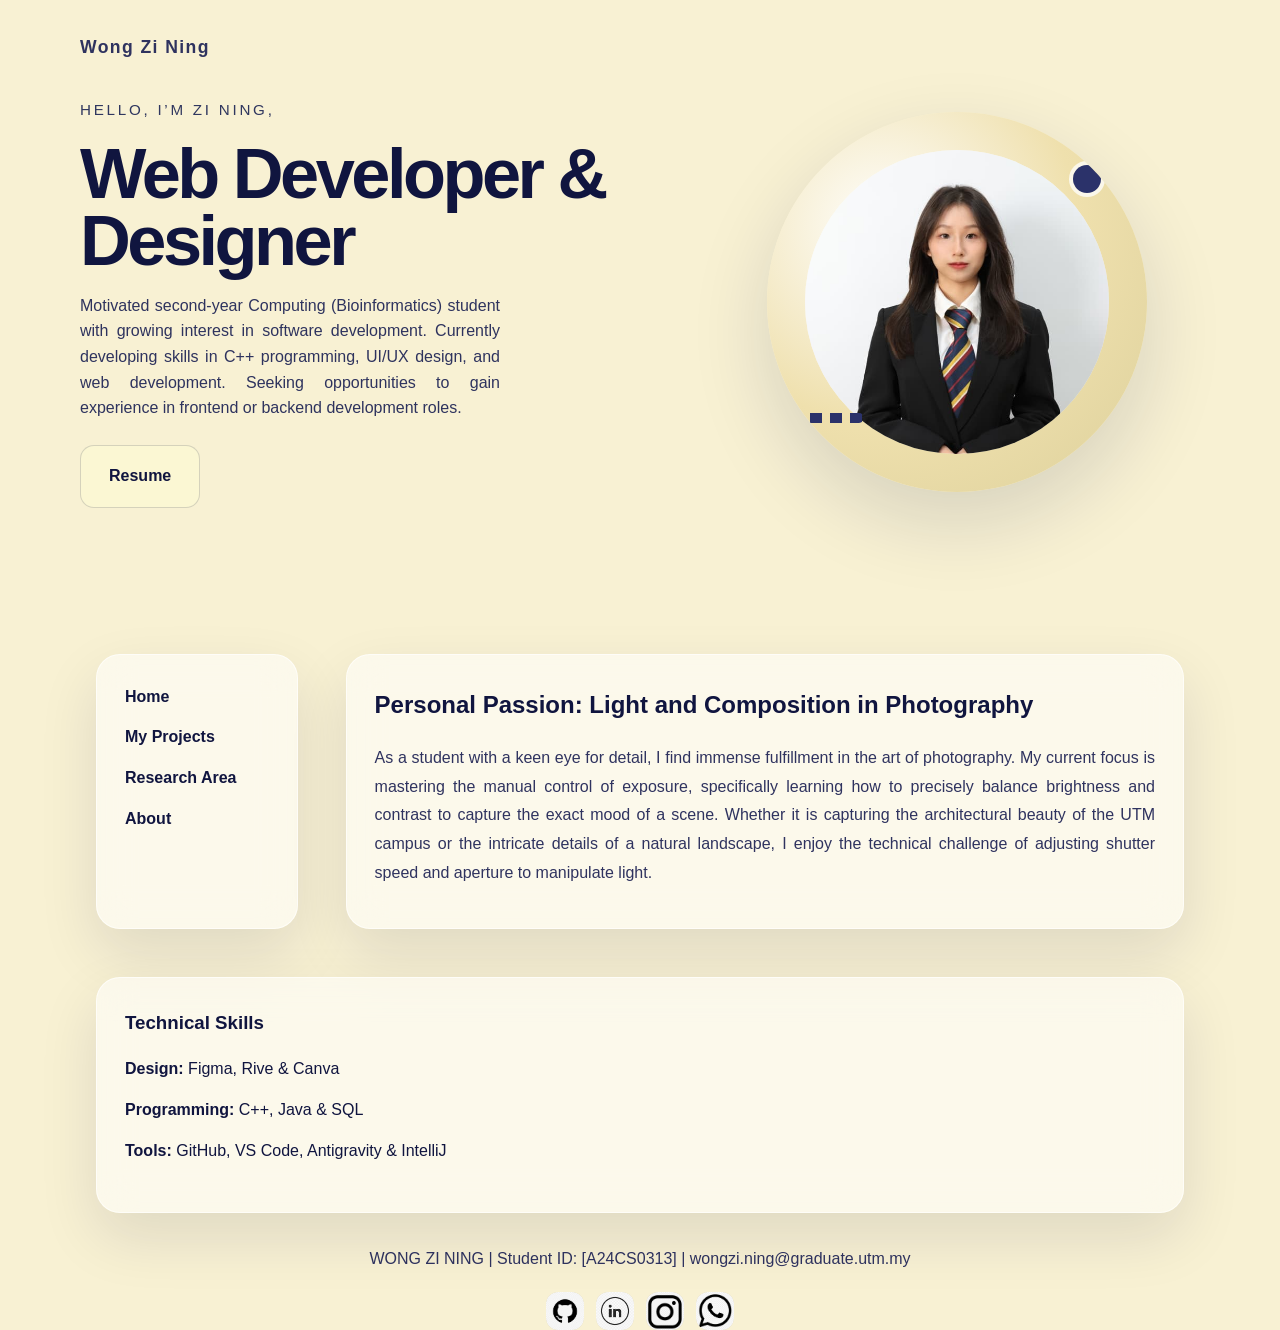
<file: index.html>
<!DOCTYPE html>
<html lang="en">
<head>
    <meta charset="UTF-8">
    <meta name="viewport" content="width=device-width, initial-scale=1.0">
    <title>Wong Zi Ning - Portfolio</title>
    <link rel="stylesheet" href="style.css">
</head>
<body>

    <header id="home" class="hero" role="banner">
        <section class="hero-top">
            <p class="brand">Wong Zi Ning</p>

        </section>

        <section class="hero-content">
            <article class="hero-copy">
                <p class="eyebrow">Hello, I’m zi Ning,</p>
                <h1>Web Developer & Designer</h1>
                <p class="hero-description">Motivated second-year Computing (Bioinformatics) student with growing interest in software development. Currently developing skills in C++ programming, UI/UX design, and web development. Seeking opportunities to gain experience in frontend or backend development roles.</p>
                <a class="button" href="Resume.pdf" target="_blank" rel="noopener noreferrer">Resume</a>
            </article>

            <figure class="photo-ring hero-visual">
                <img class="photo-frame" src="images/zn.jpeg">
                <span class="photo-accent accent-top"></span>
                <span class="photo-accent accent-side"></span>
            </figure>
        </section>
    </header>

    <section class="card-row">
        <nav class="site-nav" role="navigation">
            <ul>
                <li><a href="index.html#home">Home</a></li>
                <li><a href="projects.html">My Projects</a></li>
                <li><a href="research.html">Research Area</a></li>
                <li><a href="about.html">About</a></li>
            </ul>
        </nav>

        <main role="main">
            <section id="hobby">
            <h2>Personal Passion: Light and Composition in Photography</h2>
            <p>
                As a student with a keen eye for detail, I find immense fulfillment in the art of photography. 
                My current focus is mastering the manual control of exposure, specifically learning how to 
                precisely balance brightness and contrast to capture the exact mood of a scene. Whether it is 
                capturing the architectural beauty of the UTM campus or the intricate details of a natural 
                landscape, I enjoy the technical challenge of adjusting shutter speed and aperture to 
                manipulate light.
            </p>
        </section>
    </main>

    <aside role="complementary">
        <h3>Technical Skills</h3>
        <ul>
            <li><strong>Design:</strong> Figma, Rive & Canva</li>
            <li><strong>Programming:</strong> C++, Java & SQL</li>
            <li><strong>Tools:</strong> GitHub, VS Code, Antigravity & IntelliJ</li>
        </ul>
    </aside>
    </section>

    <footer role="contentinfo">
        <p>WONG ZI NING | Student ID: [A24CS0313] | wongzi.ning@graduate.utm.my</p>
        <section class="hero-social footer-social" aria-label="Social links">
            <a href="https://github.com/zn0506" class="icon" aria-label="GitHub" target="_blank" rel="noopener noreferrer"><img src="images/github icon.jpg" alt="GitHub"></a>
            <a href="https://www.linkedin.com/in/zining0506" class="icon" aria-label="LinkedIn" target="_blank" rel="noopener noreferrer"><img src="images/linkedin_icon.jpg" alt="LinkedIn"></a>
            <a href="https://www.instagram.com/zn_0506?igsh=ZzVldjNlemR3YXJx" class="icon" aria-label="Instagram" target="_blank" rel="noopener noreferrer"><img src="images/insta_icon.jpg" alt="Instagram"></a>
            <a href="https://wa.me/1115040506" class="icon" aria-label="WhatsApp" target="_blank" rel="noopener noreferrer"><img src="images/WAicon.jpg" alt="WhatsApp"></a>
        </section>
    </footer>

</body>
</html>
</file>
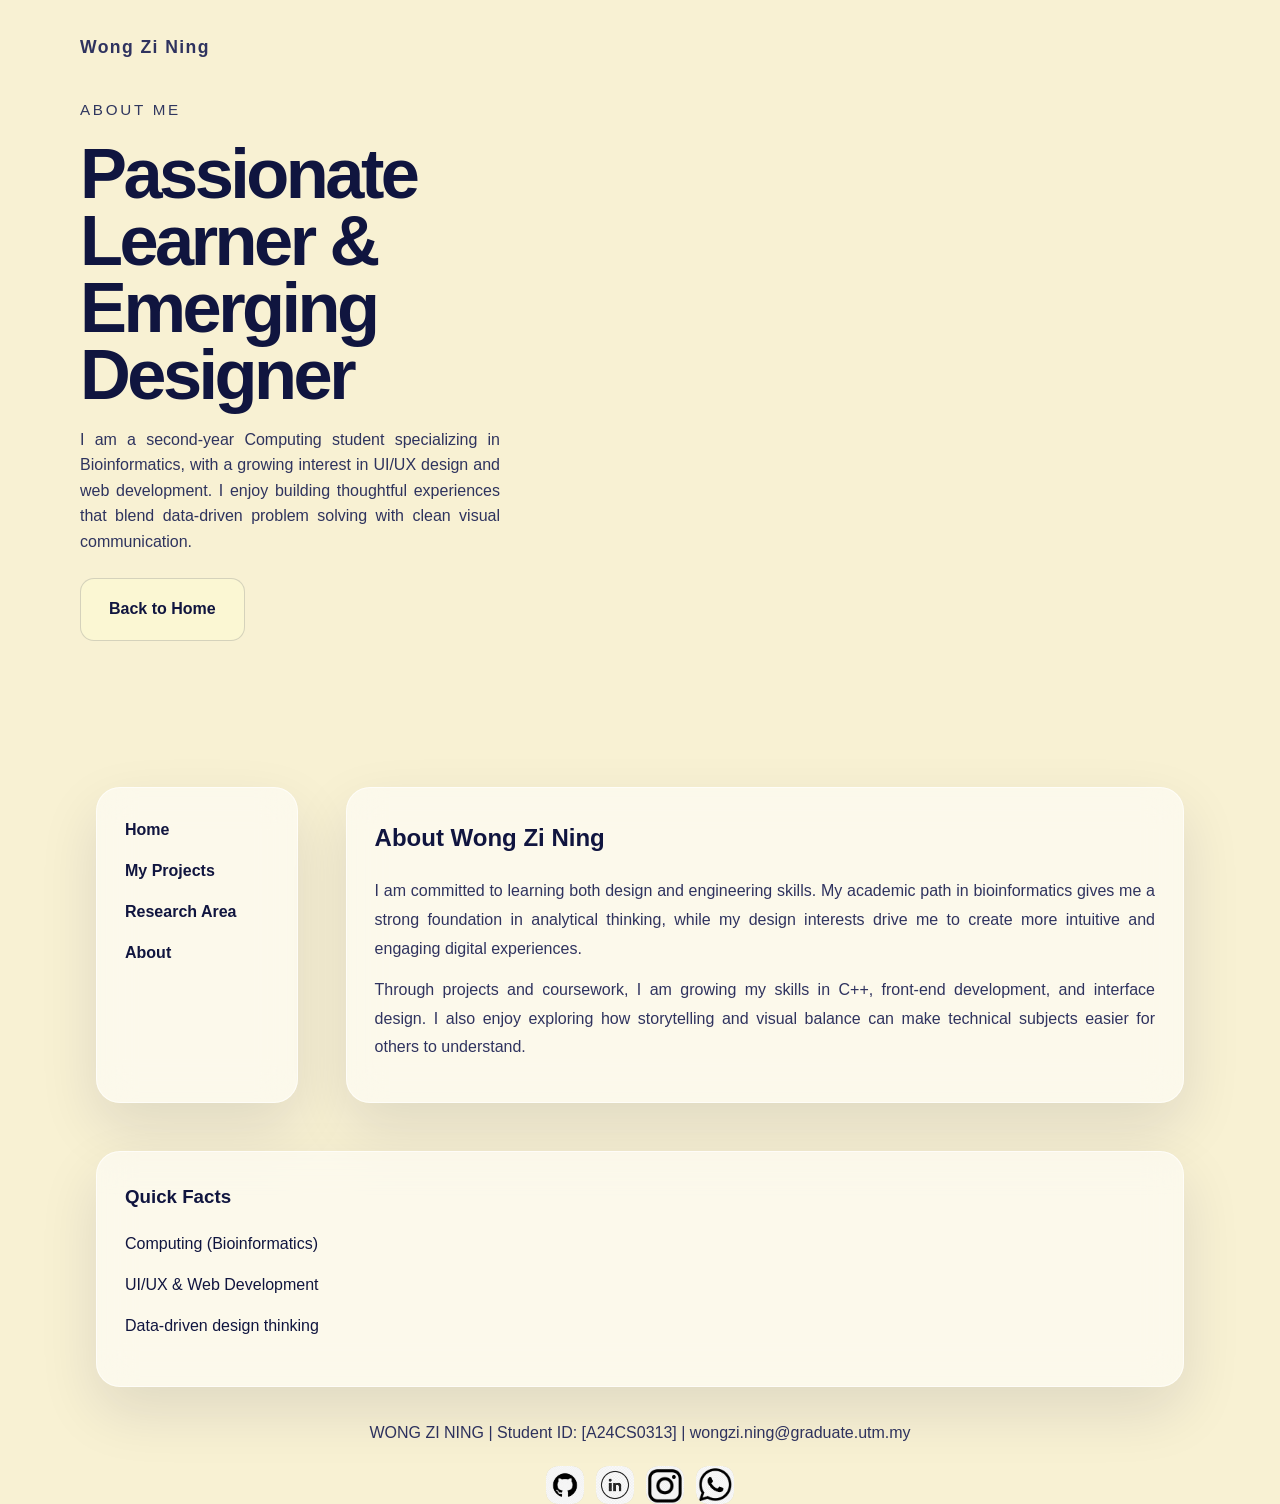
<file: about.html>
<!DOCTYPE html>
<html lang="en">
<head>
    <meta charset="UTF-8">
    <meta name="viewport" content="width=device-width, initial-scale=1.0">
    <title>About Wong Zi Ning</title>
    <link rel="stylesheet" href="style.css">
</head>
<body>

    <header class="hero" role="banner">
        <section class="hero-top">
            <p class="brand">Wong Zi Ning</p>
        </section>

        <section class="hero-content">
            <article class="hero-copy">
                <p class="eyebrow">About Me</p>
                <h1>Passionate Learner & Emerging Designer</h1>
                <p class="hero-description">I am a second-year Computing student specializing in Bioinformatics, with a growing interest in UI/UX design and web development. I enjoy building thoughtful experiences that blend data-driven problem solving with clean visual communication.</p>
                <a class="button" href="index.html#home">Back to Home</a>
            </article>
        </section>
    </header>

    <section class="card-row">
        <nav class="site-nav" role="navigation">
            <ul>
                <li><a href="index.html#home">Home</a></li>
                <li><a href="projects.html">My Projects</a></li>
                <li><a href="research.html">Research Area</a></li>
                <li><a href="about.html">About</a></li>
            </ul>
        </nav>

        <main role="main">
            <section id="about-content">
                <h2>About Wong Zi Ning</h2>
                <p>I am committed to learning both design and engineering skills. My academic path in bioinformatics gives me a strong foundation in analytical thinking, while my design interests drive me to create more intuitive and engaging digital experiences.</p>
                <p>Through projects and coursework, I am growing my skills in C++, front-end development, and interface design. I also enjoy exploring how storytelling and visual balance can make technical subjects easier for others to understand.</p>
            </section>
        </main>

        <aside role="complementary">
            <h3>Quick Facts</h3>
            <ul>
                <li>Computing (Bioinformatics)</li>
                <li>UI/UX & Web Development</li>
                <li>Data-driven design thinking</li>
            </ul>
        </aside>
    </section>

    <footer role="contentinfo">
        <p>WONG ZI NING | Student ID: [A24CS0313] | wongzi.ning@graduate.utm.my</p>
        <section class="hero-social footer-social" aria-label="Social links">
            <a href="https://github.com/zn0506" class="icon" aria-label="GitHub" target="_blank" rel="noopener noreferrer"><img src="images/github icon.jpg" alt="GitHub"></a>
            <a href="https://www.linkedin.com/in/zining0506" class="icon" aria-label="LinkedIn" target="_blank" rel="noopener noreferrer"><img src="images/linkedin_icon.jpg" alt="LinkedIn"></a>
            <a href="https://www.instagram.com/zn_0506?igsh=ZzVldjNlemR3YXJx" class="icon" aria-label="Instagram" target="_blank" rel="noopener noreferrer"><img src="images/insta_icon.jpg" alt="Instagram"></a>
            <a href="https://wa.me/1115040506" class="icon" aria-label="WhatsApp" target="_blank" rel="noopener noreferrer"><img src="images/WAicon.jpg" alt="WhatsApp"></a>
        </section>
    </footer>

</body>
</html>
</file>
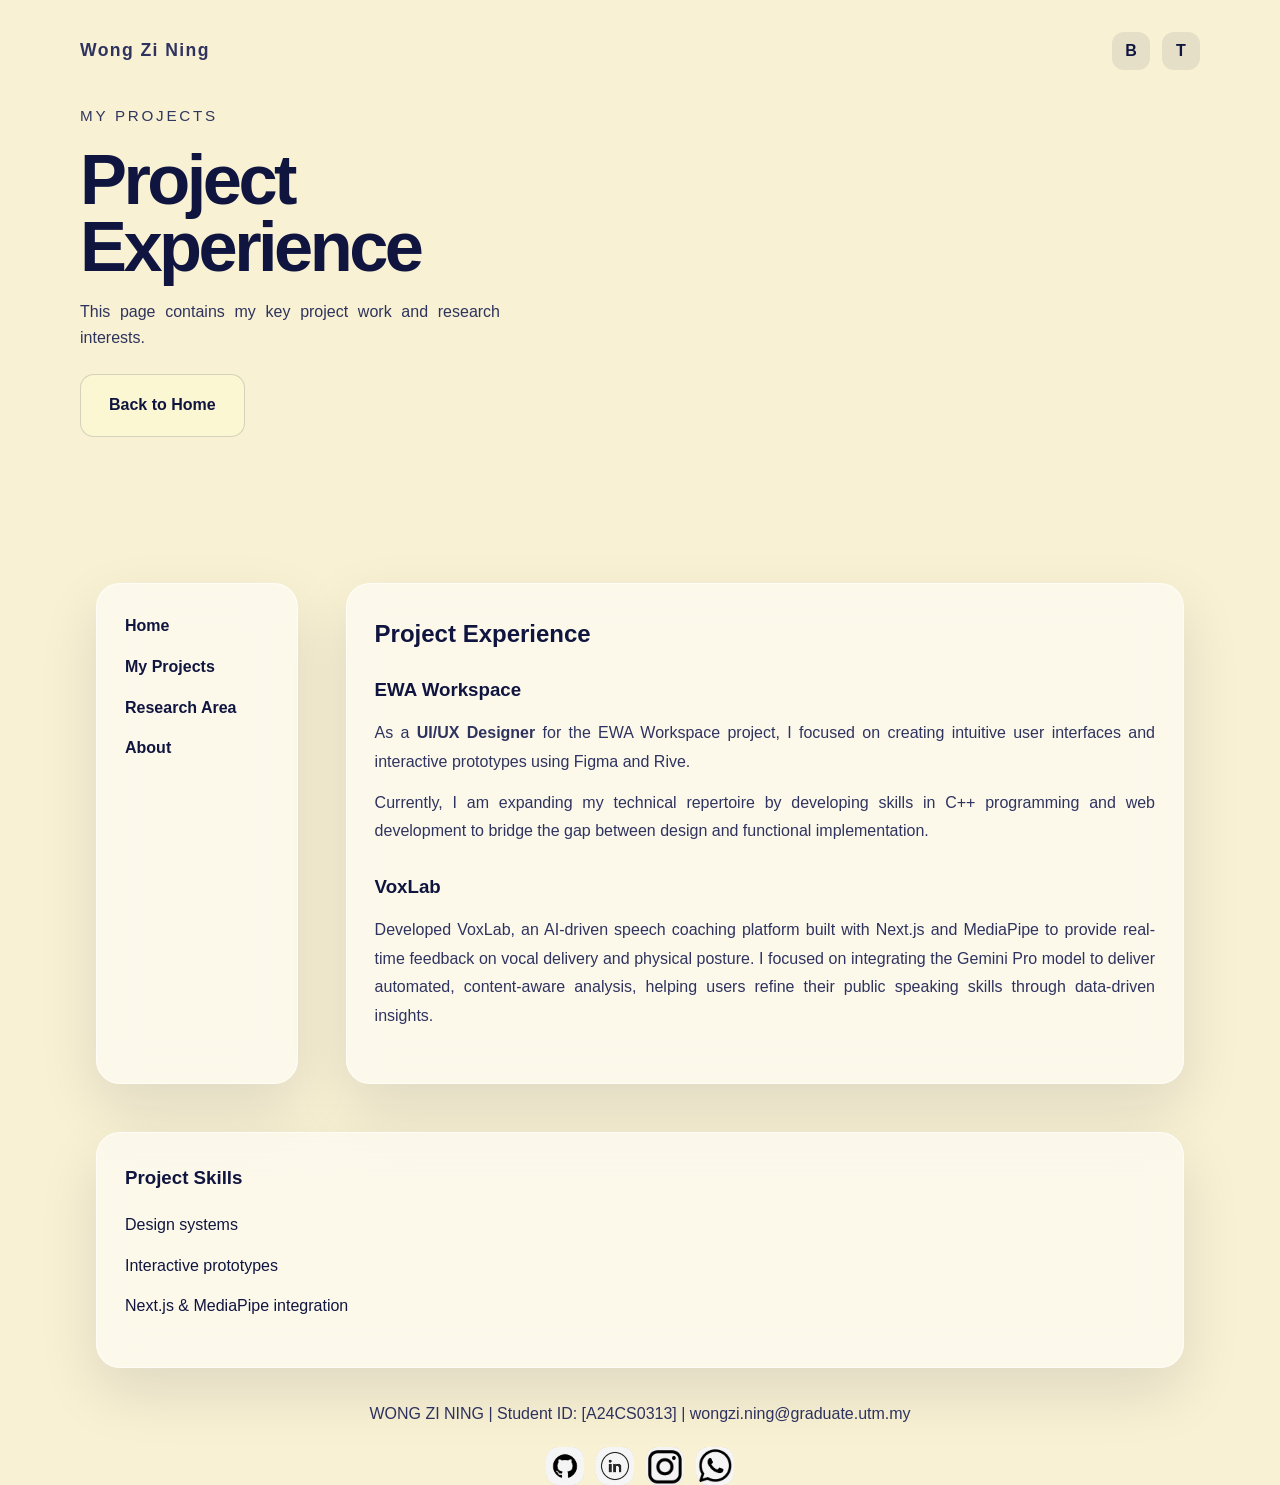
<file: projects.html>
<!DOCTYPE html>
<html lang="en">
<head>
    <meta charset="UTF-8">
    <meta name="viewport" content="width=device-width, initial-scale=1.0">
    <title>My Projects - Wong Zi Ning</title>
    <link rel="stylesheet" href="style.css">
</head>
<body>
    <header class="hero" role="banner">
        <section class="hero-top">
            <p class="brand">Wong Zi Ning</p>
            <section class="hero-social" aria-label="Social links">
                <a href="#" class="icon" aria-label="Behance">B</a>
                <a href="#" class="icon" aria-label="Twitter">T</a>
            </section>
        </section>
        <section class="hero-content">
            <article class="hero-copy">
                <p class="eyebrow">My Projects</p>
                <h1>Project Experience</h1>
                <p class="hero-description">This page contains my key project work and research interests.</p>
                <a class="button" href="index.html">Back to Home</a>
            </article>
        </section>
    </header>

    <section class="card-row">
        <nav class="site-nav" role="navigation">
            <ul>
                <li><a href="index.html#home">Home</a></li>
                <li><a href="projects.html">My Projects</a></li>
                <li><a href="research.html">Research Area</a></li>
                <li><a href="about.html">About</a></li>
            </ul>
        </nav>

        <main role="main">
            <section>
                <h2>Project Experience</h2>
                <article>
                    <h3>EWA Workspace</h3>
                    <p>
                        As a <strong>UI/UX Designer</strong> for the EWA Workspace project, I focused on creating intuitive user interfaces and interactive prototypes using Figma and Rive.
                    </p>
                    <p>
                        Currently, I am expanding my technical repertoire by developing skills in C++ programming and web development to bridge the gap between design and functional implementation.
                    </p>
                </article>
                <article>
                    <h3>VoxLab</h3>
                    <p>
                        Developed VoxLab, an AI-driven speech coaching platform built with Next.js and MediaPipe to provide real-time feedback on vocal delivery and physical posture. I focused on integrating the Gemini Pro model to deliver automated, content-aware analysis, helping users refine their public speaking skills through data-driven insights.
                    </p>
                </article>
            </section>
        </main>

        <aside role="complementary">
            <h3>Project Skills</h3>
            <ul>
                <li>Design systems</li>
                <li>Interactive prototypes</li>
                <li>Next.js & MediaPipe integration</li>
            </ul>
        </aside>
    </section>

    <footer role="contentinfo">
        <p>WONG ZI NING | Student ID: [A24CS0313] | wongzi.ning@graduate.utm.my</p>
        <section class="hero-social footer-social" aria-label="Social links">
            <a href="https://github.com/zn0506" class="icon" aria-label="GitHub" target="_blank" rel="noopener noreferrer"><img src="images/github icon.jpg" alt="GitHub"></a>
            <a href="https://www.linkedin.com/in/zining0506" class="icon" aria-label="LinkedIn" target="_blank" rel="noopener noreferrer"><img src="images/linkedin_icon.jpg" alt="LinkedIn"></a>
            <a href="https://www.instagram.com/zn_0506?igsh=ZzVldjNlemR3YXJx" class="icon" aria-label="Instagram" target="_blank" rel="noopener noreferrer"><img src="images/insta_icon.jpg" alt="Instagram"></a>
            <a href="https://wa.me/1115040506" class="icon" aria-label="WhatsApp" target="_blank" rel="noopener noreferrer"><img src="images/WAicon.jpg" alt="WhatsApp"></a>
        </section>
    </footer>
</body>
</html>
</file>
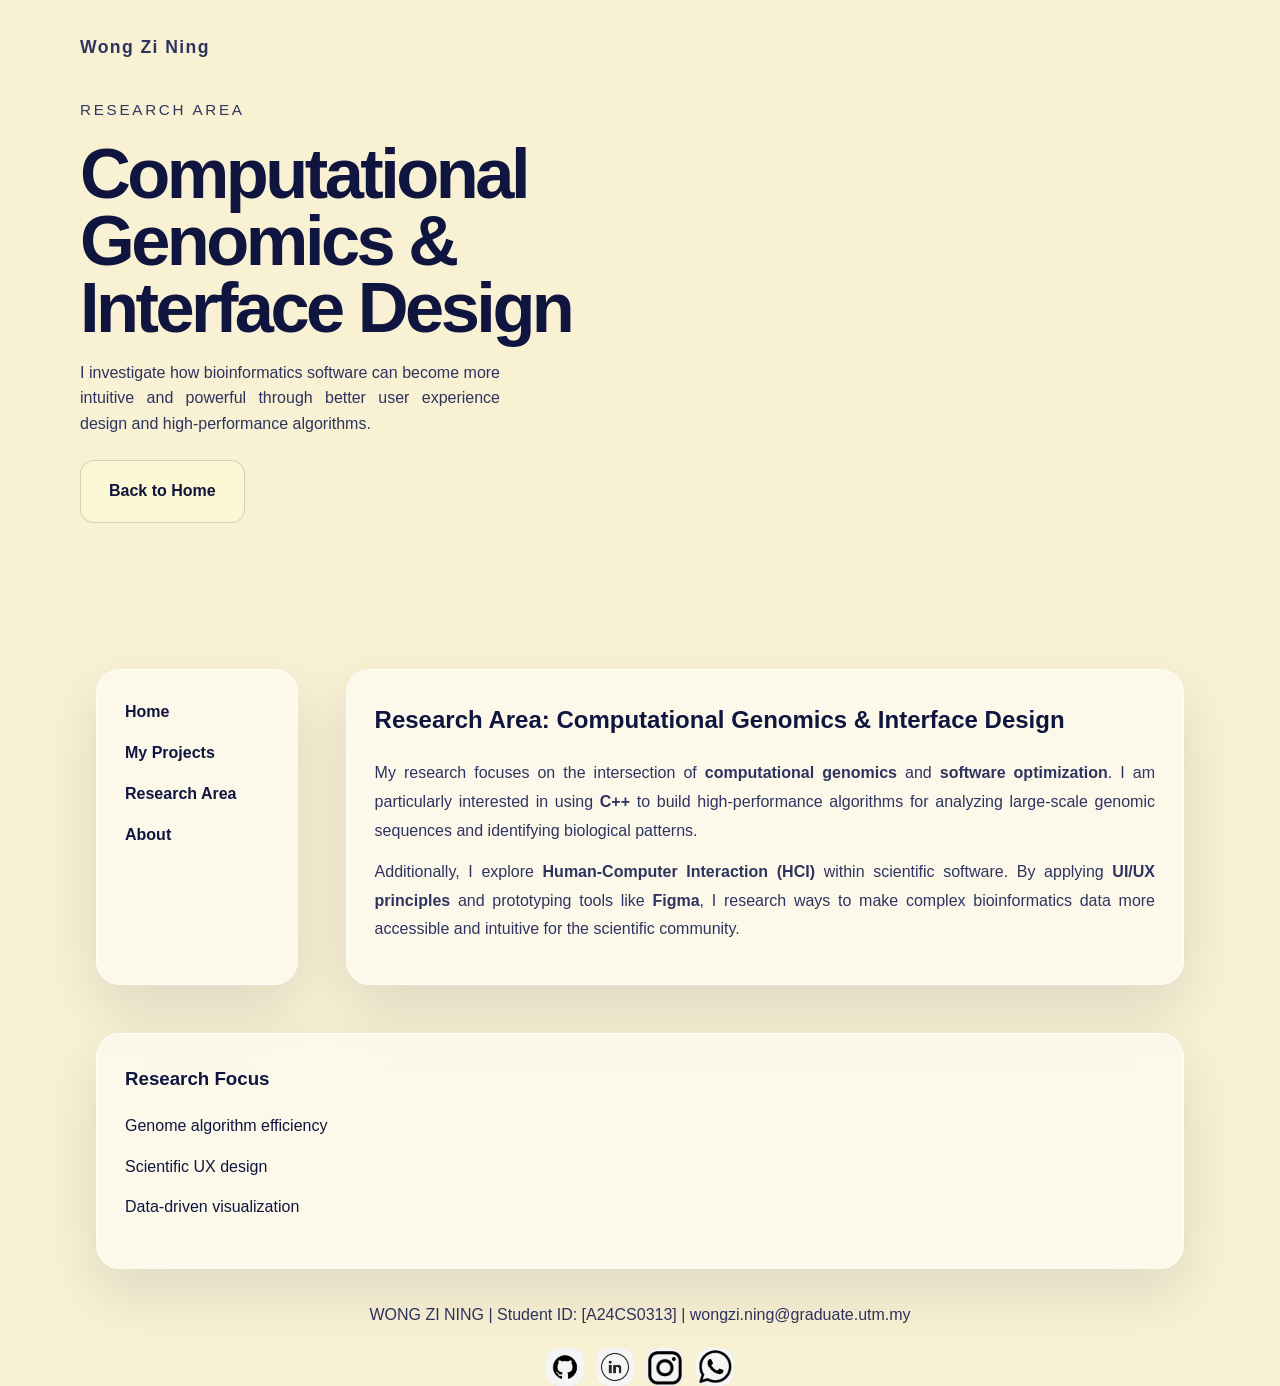
<file: research.html>
<!DOCTYPE html>
<html lang="en">
<head>
    <meta charset="UTF-8">
    <meta name="viewport" content="width=device-width, initial-scale=1.0">
    <title>Research Area - Wong Zi Ning</title>
    <link rel="stylesheet" href="style.css">
</head>
<body>
    <header class="hero" role="banner">
        <section class="hero-top">
            <p class="brand">Wong Zi Ning</p>
        </section>
        <section class="hero-content">
            <article class="hero-copy">
                <p class="eyebrow">Research Area</p>
                <h1>Computational Genomics & Interface Design</h1>
                <p class="hero-description">I investigate how bioinformatics software can become more intuitive and powerful through better user experience design and high-performance algorithms.</p>
                <a class="button" href="index.html">Back to Home</a>
            </article>
        </section>
    </header>

    <section class="card-row">
        <nav class="site-nav" role="navigation">
            <ul>
                <li><a href="index.html#home">Home</a></li>
                <li><a href="projects.html">My Projects</a></li>
                <li><a href="research.html">Research Area</a></li>
                <li><a href="about.html">About</a></li>
            </ul>
        </nav>

        <main role="main">
            <section>
                <h2>Research Area: Computational Genomics & Interface Design</h2>
                <p>
                    My research focuses on the intersection of <strong>computational genomics</strong> and <strong>software optimization</strong>. I am particularly interested in using <strong>C++</strong> to build high-performance algorithms for analyzing large-scale genomic sequences and identifying biological patterns.
                </p>
                <p>
                    Additionally, I explore <strong>Human-Computer Interaction (HCI)</strong> within scientific software. By applying <strong>UI/UX principles</strong> and prototyping tools like <strong>Figma</strong>, I research ways to make complex bioinformatics data more accessible and intuitive for the scientific community.
                </p>
            </section>
        </main>

        <aside role="complementary">
            <h3>Research Focus</h3>
            <ul>
                <li>Genome algorithm efficiency</li>
                <li>Scientific UX design</li>
                <li>Data-driven visualization</li>
            </ul>
        </aside>
    </section>

    <footer role="contentinfo">
        <p>WONG ZI NING | Student ID: [A24CS0313] | wongzi.ning@graduate.utm.my</p>
        <section class="hero-social footer-social" aria-label="Social links">
            <a href="https://github.com/zn0506" class="icon" aria-label="GitHub" target="_blank" rel="noopener noreferrer"><img src="images/github icon.jpg" alt="GitHub"></a>
            <a href="https://www.linkedin.com/in/zining0506" class="icon" aria-label="LinkedIn" target="_blank" rel="noopener noreferrer"><img src="images/linkedin_icon.jpg" alt="LinkedIn"></a>
            <a href="https://www.instagram.com/zn_0506?igsh=ZzVldjNlemR3YXJx" class="icon" aria-label="Instagram" target="_blank" rel="noopener noreferrer"><img src="images/insta_icon.jpg" alt="Instagram"></a>
            <a href="https://wa.me/1115040506" class="icon" aria-label="WhatsApp" target="_blank" rel="noopener noreferrer"><img src="images/WAicon.jpg" alt="WhatsApp"></a>
        </section>
    </footer>
    
</body>
</html>
</file>
<file: style.css>
/* General Setup */
* {
    margin: 0;
    padding: 0;
    box-sizing: border-box;
}

body {
    font-family: 'Segoe UI', sans-serif;
    background-color: #f8f1d3;
    color: #10153f;
    min-height: 100vh;
    line-height: 1.8;
    text-align: center;
}

p {
    text-align: justify;
    color: #2f335f;
}

header.hero,
.site-nav,
main,
aside,
footer {
    text-align: left;
}


header.hero {
    padding: 32px 0 70px;
    width: 100%;
    margin: 0 auto;
}

header.hero > * {
    width: min(1120px, calc(100% - 40px));
    margin-inline: auto;
}

.card-row {
    display: flex;
    justify-content: center;
    align-items: stretch;
    flex-wrap: wrap;
    gap: 16px;
    width: min(1120px, calc(100% - 40px));
    margin: 0 auto 16px;
}

.site-nav {
    width: 18%;
    padding: 28px;
    border-radius: 24px;
    margin: 16px;
    background: rgba(255, 255, 255, 0.55);
    border: 1px solid rgba(255, 255, 255, 0.65);
    box-shadow: 0 24px 60px rgba(16, 21, 63, 0.11);
    backdrop-filter: blur(18px);
    -webkit-backdrop-filter: blur(18px);
    display: flex;
    flex-direction: column;
}

main {
    display: flex;
    flex-direction: column;
    flex: 1 1 40%;
    min-width: 300px;
    padding: 28px;
    border-radius: 24px;
    margin: 16px;
    background: rgba(255, 255, 255, 0.55);
    border: 1px solid rgba(255, 255, 255, 0.65);
    box-shadow: 0 24px 60px rgba(16, 21, 63, 0.11);
    backdrop-filter: blur(18px);
    -webkit-backdrop-filter: blur(18px);
}

aside {
    display: flex;
    flex-direction: column;
    flex: 1 1 40%;
    min-width: 300px;
    padding: 28px;
    border-radius: 24px;
    margin: 16px;
    background: rgba(255, 255, 255, 0.55);
    border: 1px solid rgba(255, 255, 255, 0.65);
    box-shadow: 0 24px 60px rgba(16, 21, 63, 0.11);
    backdrop-filter: blur(18px);
    -webkit-backdrop-filter: blur(18px);
    box-shadow: 0 24px 60px rgba(16, 21, 63, 0.11);
    backdrop-filter: blur(18px);
    -webkit-backdrop-filter: blur(18px);
}

footer p {
    text-align: center;
    margin: 0 auto;
}

.hero-top {
    display: flex;
    justify-content: space-between;
    align-items: center;
    gap: 24px;
    padding-bottom: 32px;
}

.brand {
    font-weight: 800;
    font-size: 1.1rem;
    letter-spacing: 0.08em;
}

.hero-links {
    display: flex;
    align-items: center;
    gap: 24px;
    flex-wrap: wrap;
}

.site-nav ul {
    list-style: none;
    display: flex;
    flex-direction: column;
    gap: 12px;
}

.site-nav a {
    text-decoration: none;
    color: #10153f;
    font-weight: 600;
    transition: color 0.2s ease;
}

.site-nav a:hover {
    color: #2b326a;
}

.hero-social {
    display: flex;
    gap: 12px;
}

.footer-social {
    justify-content: center;
    margin-top: 18px;
}

.hero-social .icon {
    display: inline-flex;
    align-items: center;
    justify-content: center;
    width: 38px;
    height: 38px;
    border-radius: 12px;
    background: rgba(16, 21, 63, 0.08);
    color: #10153f;
    text-decoration: none;
    font-weight: 700;
    overflow: hidden;
}

.hero-social .icon img {
    width: 100%;
    height: 100%;
    object-fit: cover;
    border-radius: inherit;
}

.hero-content {
    display: grid;
    grid-template-columns: minmax(0, 1.1fr) minmax(0, 0.9fr);
    gap: 40px;
    align-items: center;
    padding-bottom: 60px;
}

.hero-copy {
    max-width: 540px;
}

.eyebrow {
    margin-bottom: 18px;
    color: #30375f;
    font-size: 0.95rem;
    letter-spacing: 0.18em;
    text-transform: uppercase;
}

.hero-copy h1 {
    font-size: clamp(2.7rem, 5.5vw, 5rem);
    line-height: 0.95;
    letter-spacing: -0.05em;
    margin-bottom: 18px;
}

.hero-subtitle {
    max-width: 420px;
    font-size: 1.05rem;
    color: #2e335e;
    margin-bottom: 32px;
}

.hero-description {
    max-width: 420px;
    font-size: 1rem;
    color: #2e335e;
    margin-bottom: 24px;
    line-height: 1.6;
}

.button {
    display: inline-flex;
    align-items: center;
    justify-content: center;
    padding: 16px 28px;
    border-radius: 14px;
    border: 1px solid rgba(16, 21, 63, 0.16);
    background-color: #fbf7d3;
    color: #10153f;
    font-weight: 700;
    text-decoration: none;
    transition: transform 0.2s ease, background-color 0.2s ease;
}

.button:hover {
    transform: translateY(-2px);
    background-color: #fff7ab;
}

.photo-ring {
    position: relative;
    width: min(380px, 100%);
    aspect-ratio: 1;
    border-radius: 50%;
    background: radial-gradient(circle at 30% 30%, rgba(255, 255, 255, 0.95), #efe0ad 52%, #dcd09b 100%);
    box-shadow: 0 30px 80px rgba(16, 21, 63, 0.14);
    display: grid;
    place-items: center;
    overflow: hidden;
}

.photo-frame {
    width: 80%;
    aspect-ratio: 1;
    border-radius: 50%;
    object-fit: cover;
    box-shadow: inset 0 0 0 4px rgba(255, 255, 255, 0.6);
}

.hero-visual {
    justify-self: center;
}

.photo-accent {
    position: absolute;
    display: block;
}

.accent-top {
    top: 14%;
    right: 12%;
    width: 28px;
    height: 28px;
    background-color: #2b326a;
    border-radius: 50%;
    box-shadow: 0 0 0 4px rgba(255, 255, 255, 0.75);
}

.accent-side {
    bottom: 18%;
    left: 6%;
    width: 74px;
    height: 10px;
    background: repeating-linear-gradient(90deg, #2b326a 0 12px, transparent 12px 20px);
    border-radius: 999px;
}

main h2 {
    color: #10153f;
    margin-bottom: 18px;
}

main h3 {
    color: #10153f;
    margin-bottom: 12px;
}

main article {
    margin-bottom: 24px;
}

main p {
    color: #2f335f;
    margin-bottom: 12px;
}

aside h3 {
    color: #10153f;
    margin-bottom: 16px;
}

aside ul {
    list-style: none;
    display: grid;
    gap: 12px;
    margin-bottom: 18px;
}

aside a {
    color: #10153f;
    text-decoration: none;
}

footer a {
    color: #10153f;
    text-decoration: none;
}

footer p {
    margin-bottom: 10px;
}

@media (max-width: 1024px) {
    .site-nav,
    main,
    aside {
        display: block;
        width: 100% !important;
        margin: 12px 0;
    }

    .hero-content {
        grid-template-columns: 1fr;
    }
}

@media (max-width: 860px) {
    .hero-content {
        grid-template-columns: 1fr;
    }

    .hero-top {
        flex-direction: column;
        align-items: flex-start;
    }

    .hero-social {
        width: 100%;
        justify-content: flex-start;
    }
}

@media (max-width: 640px) {
    .hero-copy h1 {
        font-size: 3.6rem;
    }

    .photo-ring {
        width: 100%;
        max-width: 320px;
    }
}
</file>
